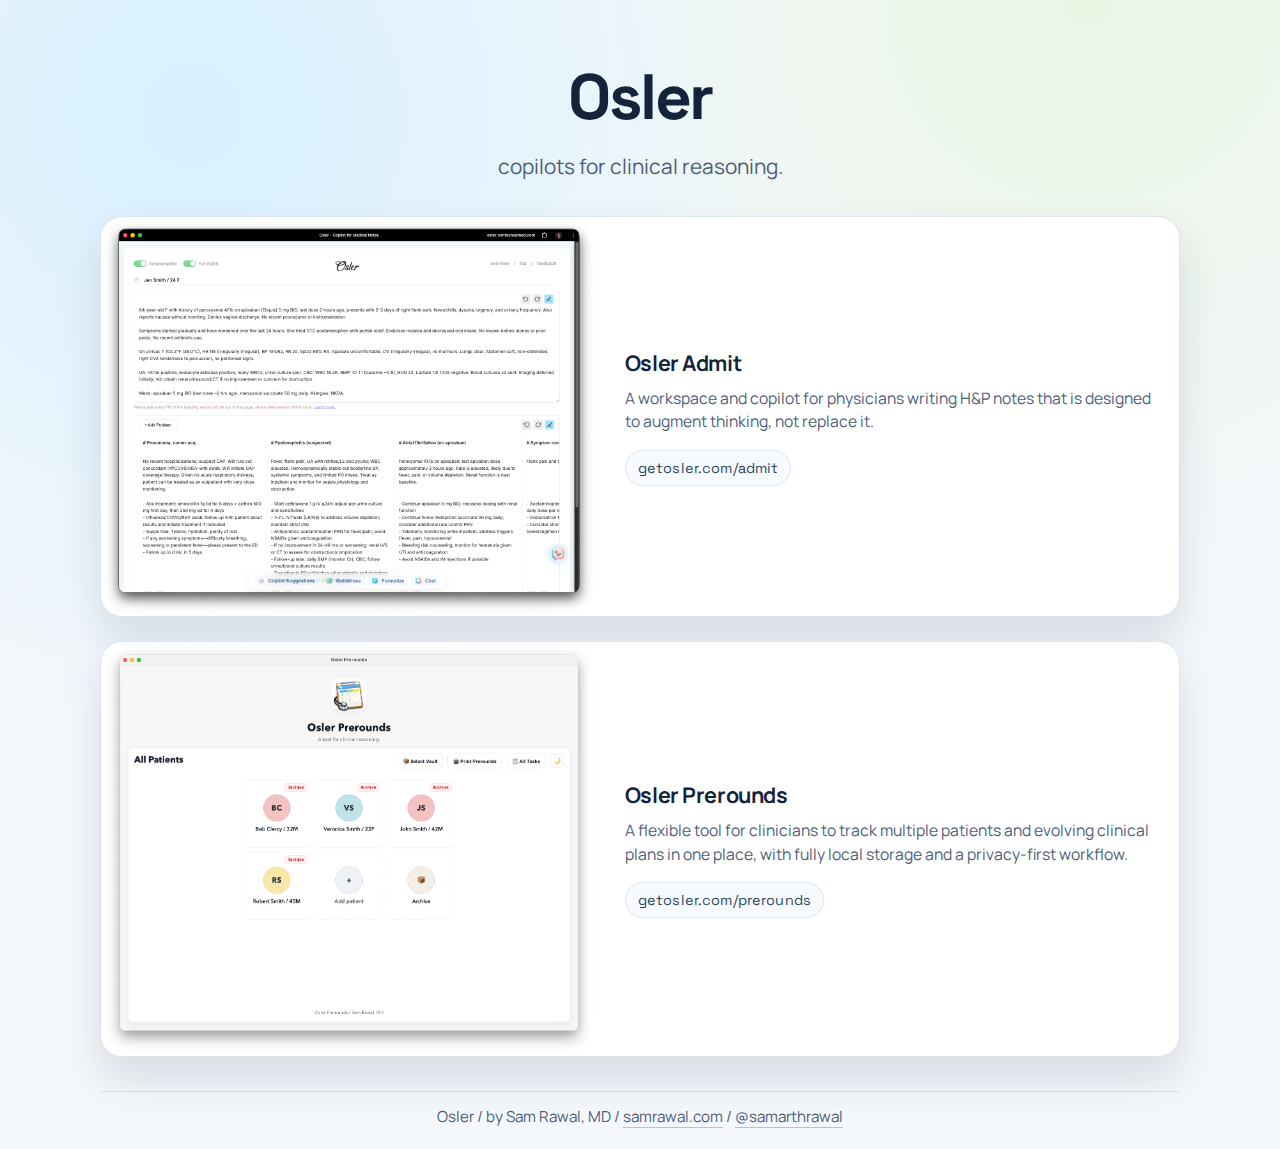
<file: index.html>
<!DOCTYPE html>
<html lang="en">
  <head>
    <meta charset="UTF-8" />
    <meta name="viewport" content="width=device-width, initial-scale=1.0" />
    <title>Osler | Copilots for Clinical Reasoning</title>
    <meta
      name="description"
      content="Osler products for clinical reasoning: Osler Admit and Osler Prerounds."
    />
    <link rel="preconnect" href="https://fonts.googleapis.com" />
    <link rel="preconnect" href="https://fonts.gstatic.com" crossorigin />
    <link
      href="https://fonts.googleapis.com/css2?family=Manrope:wght@500;700;800&family=Space+Grotesk:wght@500;700&display=swap"
      rel="stylesheet"
    />
    <style>
      :root {
        --bg: #f4f7fb;
        --surface: #ffffff;
        --text: #14233a;
        --muted: #4d5d76;
        --border: #dce4ef;
        --card-shadow: 0 22px 44px rgba(20, 35, 58, 0.12);
        --accent-a: #d7f0ff;
        --accent-b: #eaf6e4;
      }

      * {
        box-sizing: border-box;
      }

      body {
        margin: 0;
        min-height: 100vh;
        font-family: "Manrope", sans-serif;
        color: var(--text);
        background:
          radial-gradient(circle at 15% 10%, var(--accent-a), transparent 40%),
          radial-gradient(circle at 85% 0%, var(--accent-b), transparent 35%),
          var(--bg);
      }

      main {
        width: min(1080px, 92vw);
        margin: 0 auto;
        padding: 56px 0 28px;
      }

      .hero {
        text-align: center;
        animation: fadeUp 0.7s ease-out both;
      }

      h1 {
        margin: 0;
        font-family: "Space Grotesk", sans-serif;
        font-size: clamp(2.2rem, 6vw, 4rem);
        letter-spacing: -0.04em;
      }

      .subheader {
        margin: 14px auto 0;
        max-width: 44ch;
        font-size: clamp(1.05rem, 2.2vw, 1.3rem);
        color: var(--muted);
      }

      .products {
        margin-top: 36px;
        display: grid;
        grid-template-columns: 1fr;
        gap: 24px;
      }

      .product-card {
        display: grid;
        grid-template-columns: minmax(320px, 46%) 1fr;
        align-items: stretch;
        text-decoration: none;
        color: inherit;
        background: var(--surface);
        border: 1px solid var(--border);
        border-radius: 22px;
        box-shadow: var(--card-shadow);
        overflow: hidden;
        transition:
          transform 0.22s ease,
          box-shadow 0.22s ease,
          border-color 0.22s ease;
        animation: fadeUp 0.7s ease-out both;
      }

      .product-card:nth-child(2) {
        animation-delay: 0.12s;
      }

      .product-card:hover,
      .product-card:focus-visible {
        transform: translateY(-1px);
        border-color: #cfdceb;
        box-shadow: 0 24px 40px rgba(20, 35, 58, 0.125);
      }

      .product-image {
        width: 100%;
        height: 100%;
        min-height: 300px;
        object-fit: cover;
        display: block;
        transition: transform 0.35s ease, filter 0.35s ease;
      }

      .product-card:hover .product-image,
      .product-card:focus-visible .product-image {
        transform: scale(1.006);
      }

      .product-content {
        padding: 30px 28px;
        display: flex;
        flex-direction: column;
        justify-content: center;
      }

      h2 {
        margin: 0;
        font-size: 1.34rem;
        letter-spacing: -0.02em;
      }

      .product-description {
        margin: 10px 0 0;
        max-width: 60ch;
        color: var(--muted);
        line-height: 1.5;
        font-size: 0.98rem;
      }

      .product-url {
        margin-top: 16px;
        display: inline-block;
        width: fit-content;
        padding: 8px 12px;
        border-radius: 999px;
        border: 1px solid var(--border);
        background: #f7fafe;
        color: #2f4864;
        font-family: "Space Grotesk", sans-serif;
        font-size: 0.9rem;
        letter-spacing: 0.01em;
        transition:
          background-color 0.22s ease,
          border-color 0.22s ease,
          color 0.22s ease;
      }

      .product-card:hover .product-url,
      .product-card:focus-visible .product-url {
        background: #f3f8ff;
        border-color: #d0ddec;
        color: #2a445f;
      }

      .site-footer {
        width: min(1080px, 92vw);
        margin: 6px auto 22px;
        padding-top: 14px;
        border-top: 1px solid var(--border);
        color: var(--muted);
        text-align: center;
        font-size: 0.95rem;
      }

      .site-footer p {
        margin: 0;
      }

      .site-footer a {
        color: inherit;
        text-decoration: none;
        border-bottom: 1px solid rgba(47, 72, 100, 0.3);
      }

      .site-footer a:hover,
      .site-footer a:focus-visible {
        border-bottom-color: rgba(36, 85, 136, 0.6);
      }

      @keyframes fadeUp {
        from {
          opacity: 0;
          transform: translateY(16px);
        }
        to {
          opacity: 1;
          transform: translateY(0);
        }
      }

      @media (max-width: 900px) {
        main {
          padding-top: 42px;
        }

        .product-card {
          grid-template-columns: 1fr;
        }

        .product-image {
          height: 240px;
          min-height: 0;
          border-right: 0;
          border-bottom: 1px solid var(--border);
        }
      }

      @media (prefers-reduced-motion: reduce) {
        .hero,
        .product-card {
          animation: none;
        }

        .product-card,
        .product-image,
        .product-url {
          transition: none;
        }

        .product-card:hover,
        .product-card:focus-visible {
          transform: none;
        }
      }
    </style>
  </head>
  <body>
    <main>
      <header class="hero">
        <h1>Osler</h1>
        <p class="subheader">copilots for clinical reasoning.</p>
      </header>

      <section class="products" aria-label="Osler products">
        <a
          class="product-card"
          href="https://getosler.com/admit"
          target="_blank"
          rel="noreferrer"
          aria-label="Open Osler Admit"
        >
          <img
            class="product-image"
            src="./assets/osler_admits_screenshot.png"
            alt="Osler Admit screenshot"
          />
          <div class="product-content">
            <h2>Osler Admit</h2>
            <p class="product-description">
              A workspace and copilot for physicians writing H&amp;P notes that is designed to
              augment thinking, not replace it.
            </p>
            <div class="product-url">getosler.com/admit</div>
          </div>
        </a>

        <a
          class="product-card"
          href="https://getosler.com/prerounds/"
          target="_blank"
          rel="noreferrer"
          aria-label="Open Osler Prerounds"
        >
          <img
            class="product-image"
            src="./assets/osler_prerounds_screenshot.png"
            alt="Osler Prerounds screenshot"
          />
          <div class="product-content">
            <h2>Osler Prerounds</h2>
            <p class="product-description">
              A flexible tool for clinicians to track multiple patients and evolving clinical plans
              in one place, with fully local storage and a privacy-first workflow.
            </p>
            <div class="product-url">getosler.com/prerounds</div>
          </div>
        </a>
      </section>
    </main>

    <footer class="site-footer">
      <p>
        Osler /
        <span>by Sam Rawal, MD</span>
        /
        <a href="https://samrawal.com" target="_blank" rel="noreferrer">samrawal.com</a>
        /
        <a href="https://x.com/samarthrawal" target="_blank" rel="noreferrer">@samarthrawal</a>
      </p>
    </footer>
  </body>
</html>
</file>
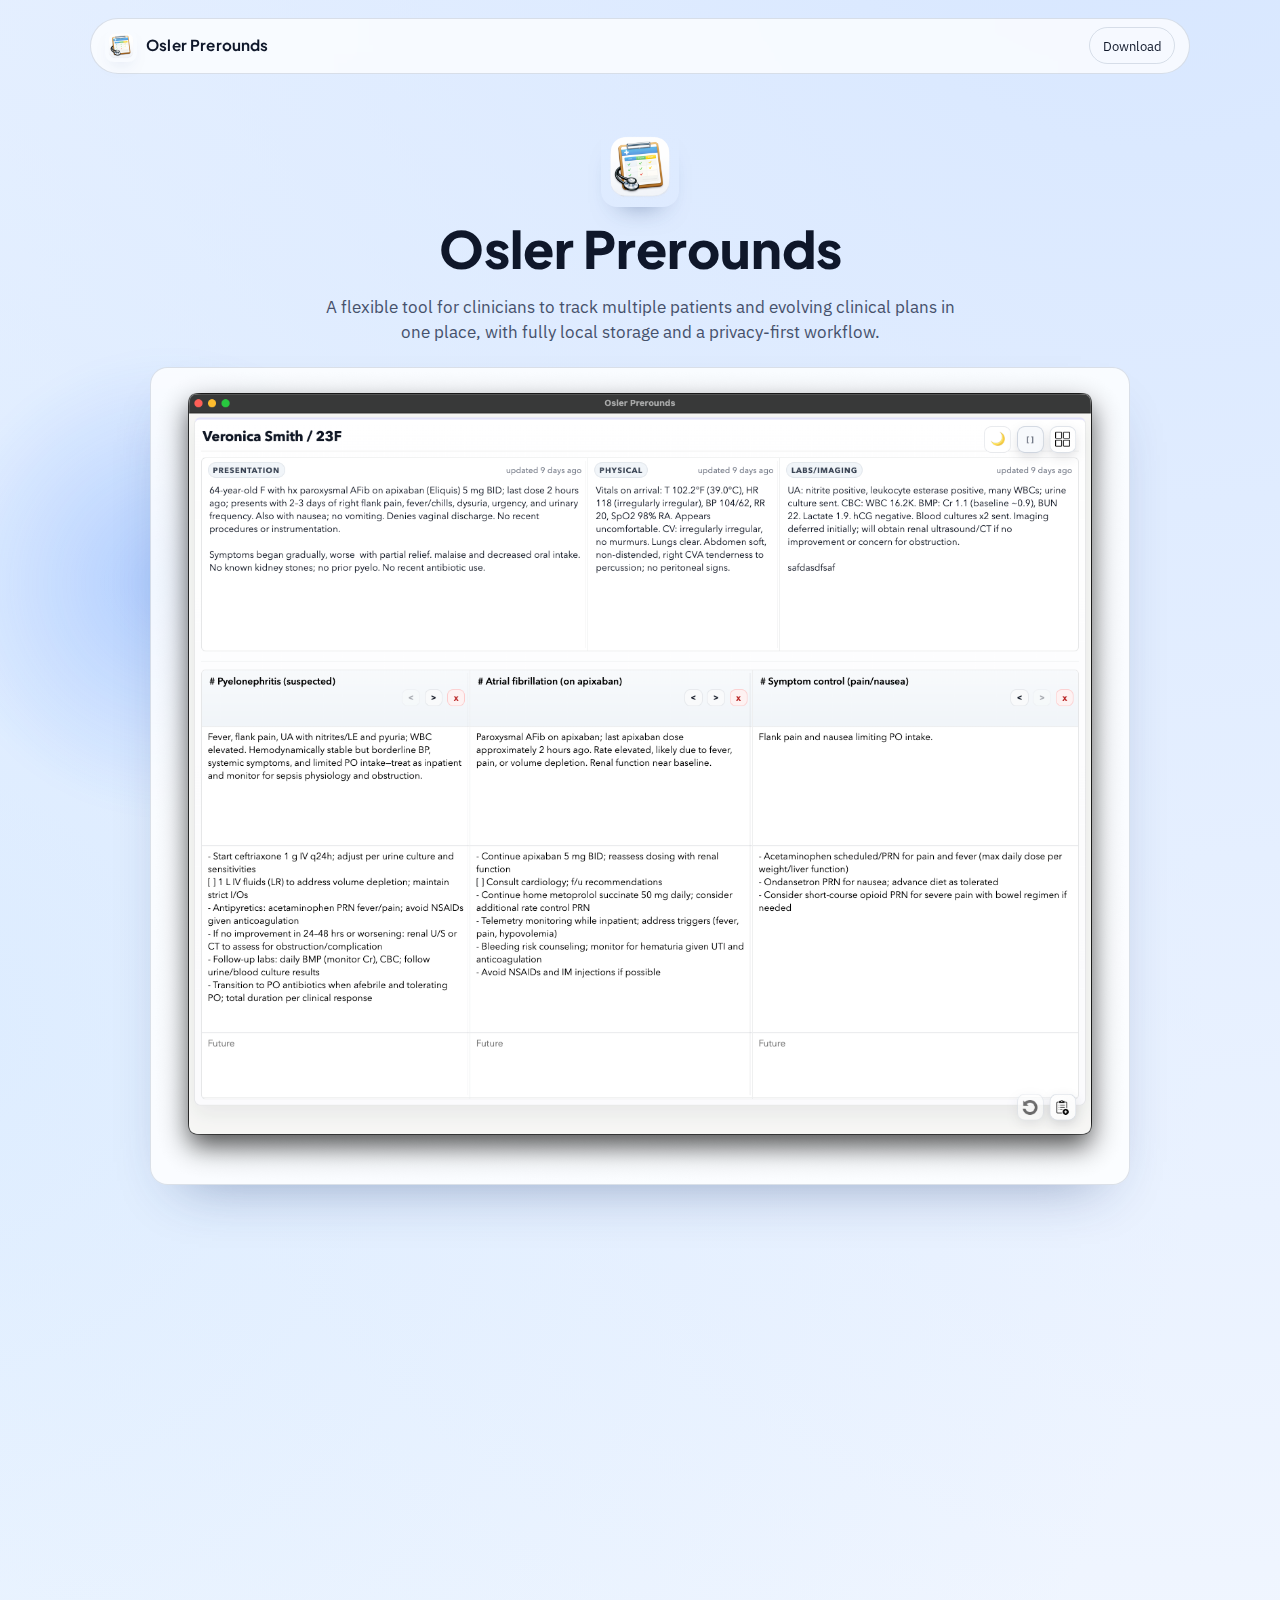
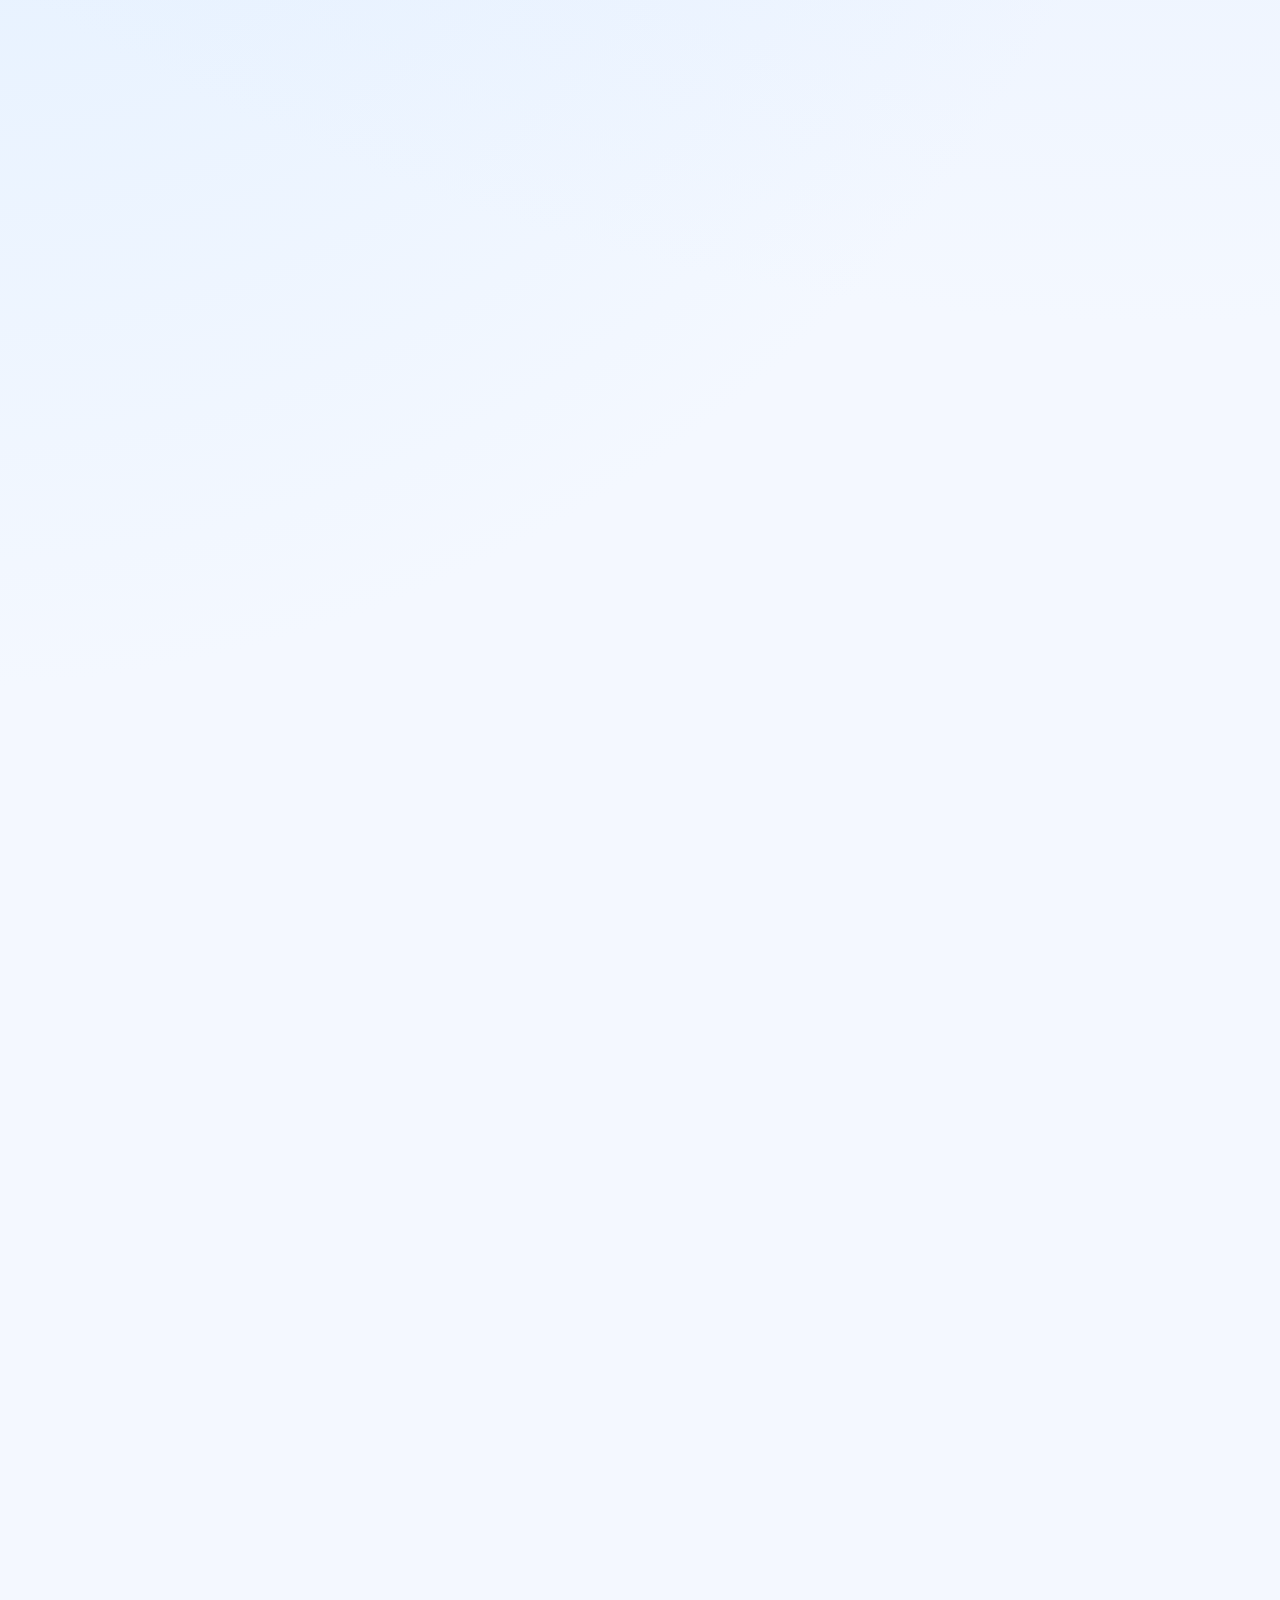
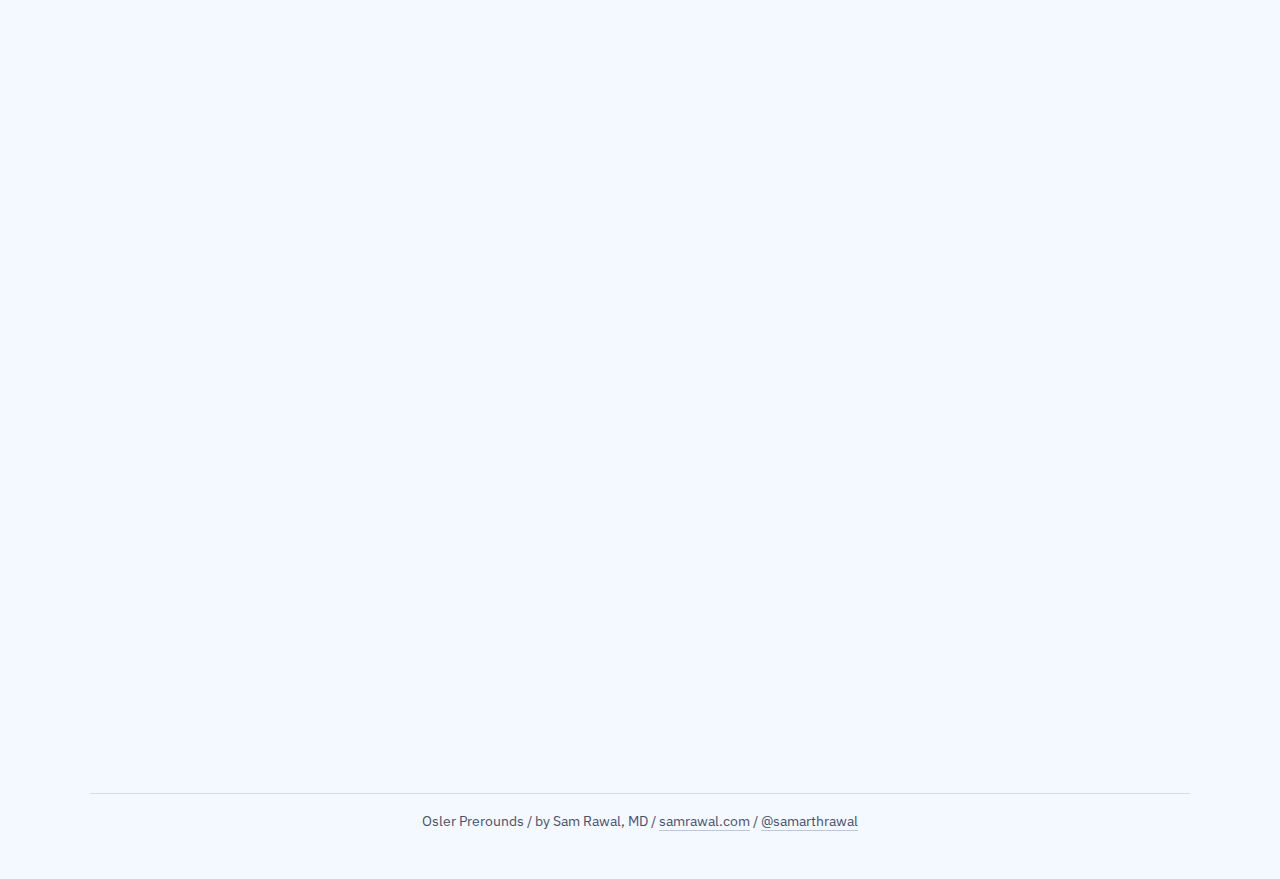
<file: prerounds/index.html>
<!doctype html>
<html lang="en">
  <head>
    <meta charset="UTF-8" />
    <meta name="viewport" content="width=device-width, initial-scale=1.0" />
    <title>Osler Prerounds</title>
    <meta
      name="description"
      content="A local-first prerounding workspace built for fast daily updates, problem-based planning, and printable one-page patient notes."
    />
    <link rel="preconnect" href="https://fonts.googleapis.com" />
    <link rel="preconnect" href="https://fonts.gstatic.com" crossorigin />
    <link
      href="https://fonts.googleapis.com/css2?family=Plus+Jakarta+Sans:wght@400;500;700;800&family=IBM+Plex+Sans:wght@400;500;600&display=swap"
      rel="stylesheet"
    />
    <link rel="icon" type="image/png" href="./images/favicon.png" />
    <link rel="stylesheet" href="./styles.css" />
  </head>
  <body>
    <div class="background-glow"></div>
    <header class="site-header">
      <div class="brand">
        <img class="brand-logo" src="./images/appicon-hero.png" alt="" />
        <span class="brand-text">Osler Prerounds</span>
      </div>
      <details class="download-menu">
        <summary class="header-link">Download</summary>
        <div class="download-menu-items" role="menu" aria-label="Download options">
          <a
            href="https://github.com/getosler/getosler.github.io/releases/download/v0.1.1/Osler.Prerounds.Setup.0.1.1.exe"
            target="_blank"
            rel="noreferrer"
            role="menuitem"
            ><svg
              class="os-icon"
              viewBox="0 0 16 16"
              aria-hidden="true"
              focusable="false"
            >
              <rect x="1" y="1" width="6" height="6" rx="0.8" />
              <rect x="9" y="1" width="6" height="6" rx="0.8" />
              <rect x="1" y="9" width="6" height="6" rx="0.8" />
              <rect x="9" y="9" width="6" height="6" rx="0.8" />
            </svg>
            <span>Windows</span></a
          >
          <a
            href="https://github.com/getosler/getosler.github.io/releases/download/v0.1.1/Osler.Prerounds-0.1.1-universal.dmg"
            target="_blank"
            rel="noreferrer"
            role="menuitem"
            ><svg
              class="os-icon"
              viewBox="0 0 16 16"
              aria-hidden="true"
              focusable="false"
            >
              <path
                d="M10.4 2.2c0-.6.3-1.2.7-1.7-.7.1-1.5.5-2 1-.5.5-.8 1.1-.8 1.8.8.1 1.5-.3 2.1-1.1z"
              />
              <path
                d="M12.4 5.8c-.8-.9-2.1-1.1-2.8-1.1-.9 0-1.5.4-1.9.4-.4 0-1-.4-1.7-.4-2.1 0-3.7 1.8-3.7 4.2 0 1.5.6 3 1.4 4 .7.8 1.3 1.2 2 1.2.7 0 1-.4 1.8-.4.8 0 1 .4 1.8.4.8 0 1.3-.5 2-1.3.5-.7.8-1.5 1-2.1-1.5-.6-2.1-1.8-2.1-2.7 0-1.1.6-1.9 1.6-2.2-.3-.4-.5-.6-.6-.7z"
              />
            </svg>
            <span>macOS</span></a
          >
        </div>
      </details>
    </header>

    <main>
      <section class="hero section">
        <img
          class="hero-logo"
          src="./images/appicon-hero.png"
          alt="Osler Prerounds app icon"
        />
        <h1>Osler Prerounds</h1>
        <p class="hero-copy">
          A flexible tool for clinicians to track multiple patients and
          evolving clinical plans in one place, with fully local storage and a
          privacy-first workflow.
        </p>
        <figure class="hero-image card">
          <img
            src="./images/patient_view.png"
            alt="Patient sheet view with top clinical grid and problem-based table"
          />
        </figure>
      </section>

      <section class="section feature-block">
        <article class="feature">
          <figure class="card">
            <img
              src="./images/home_screen.png"
              alt="All Patients dashboard showing patient cards and quick actions"
            />
          </figure>
          <div class="feature-copy">
            <p class="eyebrow">Dashboard</p>
            <h2>One command center for all your patients</h2>
            <p>
              Open your vault, add patients, archive completed cases, print all
              active prerounds, and move through the day from one dashboard.
            </p>
          </div>
        </article>

        <article class="feature">
          <figure class="card">
            <img
              src="./images/task_list_patient.png"
              alt="Patient sheet with right-side tasks panel"
            />
          </figure>
          <div class="feature-copy">
            <p class="eyebrow">Tasks</p>
            <h2>Track tasks alongside your note</h2>
            <p>
              As you prechart, tasks automatically appear in the sidebar. Check
              them off throughout the day, and those updates reflect directly in
              your prechart notes.
            </p>
          </div>
        </article>

        <article class="feature">
          <figure class="card">
            <img
              src="./images/all_tasks.png"
              alt="All Tasks modal combining checkbox tasks from active patients"
            />
          </figure>
          <div class="feature-copy">
            <p class="eyebrow">Run the List</p>
            <h2>Get one dashboard for all tasks across your patients</h2>
            <p>
              When running the list, you can pull up all your to-dos across all
              active patients in one place.
            </p>
          </div>
        </article>

        <article class="feature">
          <figure class="card">
            <img
              src="./images/quick_switch.png"
              alt="Quick switcher overlay for jumping between patients"
            />
          </figure>
          <div class="feature-copy">
            <p class="eyebrow">Keyboard speed</p>
            <h2>Jump between patients in seconds</h2>
            <p>
              Use the Quick Switcher (<code>Cmd/Ctrl + Shift + P</code>) to
              search and open any patient instantly, with no dashboard detour.
            </p>
          </div>
        </article>

        <article class="feature">
          <figure class="card">
            <img
              src="./images/dark_mode.png"
              alt="Dark mode patient sheet optimized for low-light work"
            />
          </figure>
          <div class="feature-copy">
            <p class="eyebrow">Privacy-First Data Storage</p>
            <h2>All patient data stays 100% local and where you want it</h2>
            <p>
              Your vault lives in a folder you choose, so you control where
              notes, archives, and exports are stored. Nothing leaves your
              device unless you explicitly move it.
            </p>
          </div>
        </article>
      </section>

      <section class="section compact-grid">
        <article class="mini-card">
          <h3>Portable by default</h3>
          <p>
            Data lives in a vault you control as JSON files with dedicated
            folders for active notes, archive, and print exports.
          </p>
        </article>
        <article class="mini-card">
          <h3>Designed to think in problems</h3>
          <p>
            The patient sheet mirrors your clinical mental model: presentation,
            physical, labs, then parallel problem columns for today and future
            plans.
          </p>
        </article>
        <article class="mini-card">
          <h3>Print rounds-ready PDFs</h3>
          <p>
            Export all active patients to landscape US Letter, one patient per
            page, with compact output and minimal margin assumptions.
          </p>
        </article>
      </section>
    </main>

    <div class="image-lightbox" id="image-lightbox" aria-hidden="true">
      <button
        class="lightbox-close"
        type="button"
        aria-label="Close image preview"
        id="lightbox-close"
      >
        ×
      </button>
      <img id="lightbox-image" alt="" />
    </div>

    <footer class="site-footer">
      <p>
        Osler Prerounds /
        <span>by Sam Rawal, MD</span>
        /
        <a href="https://samrawal.com" target="_blank" rel="noreferrer">samrawal.com</a>
        /
        <a href="https://x.com/samarthrawal" target="_blank" rel="noreferrer">@samarthrawal</a>
      </p>
    </footer>

    <script src="./script.js"></script>
  </body>
</html>
</file>
<file: prerounds/styles.css>
:root {
  --bg: #f4f8ff;
  --bg-strong: #e9f1ff;
  --text: #0f172a;
  --muted: #46516b;
  --card: rgba(255, 255, 255, 0.82);
  --line: rgba(50, 73, 114, 0.16);
  --shadow: 0 26px 55px -30px rgba(28, 56, 110, 0.45);
  --accent: #1162ff;
  --accent-soft: rgba(17, 98, 255, 0.14);
}

* {
  box-sizing: border-box;
}

html,
body {
  margin: 0;
  padding: 0;
}

body {
  font-family: "IBM Plex Sans", "Segoe UI", sans-serif;
  color: var(--text);
  background: radial-gradient(circle at 90% -5%, #d6e6ff 0%, transparent 48%),
    radial-gradient(circle at -5% 25%, #dfeeff 0%, transparent 38%), var(--bg);
  line-height: 1.5;
  min-height: 100vh;
}

.background-glow {
  position: fixed;
  inset: auto auto 5% -8%;
  width: 34rem;
  height: 34rem;
  background: radial-gradient(circle, rgba(20, 102, 255, 0.24), transparent 60%);
  filter: blur(10px);
  pointer-events: none;
}

.site-header {
  width: min(1100px, calc(100% - 2.4rem));
  margin: 1.1rem auto 0;
  padding: 0.55rem 0.85rem;
  border: 1px solid var(--line);
  border-radius: 999px;
  background: rgba(255, 255, 255, 0.75);
  backdrop-filter: blur(8px);
  display: flex;
  justify-content: space-between;
  align-items: center;
  position: sticky;
  top: 0.8rem;
  z-index: 5;
}

.brand {
  display: inline-flex;
  align-items: center;
  gap: 0.6rem;
}

.brand-logo {
  width: 2rem;
  height: 2rem;
  border-radius: 0.55rem;
  box-shadow: 0 8px 18px -12px rgba(29, 64, 139, 0.55);
}

.brand-text {
  font-family: "Plus Jakarta Sans", sans-serif;
  font-size: 0.95rem;
  font-weight: 700;
  letter-spacing: 0.01em;
}

.header-link {
  text-decoration: none;
  color: var(--text);
  border: 1px solid var(--line);
  padding: 0.45rem 0.78rem;
  border-radius: 999px;
  font-size: 0.84rem;
  transition: transform 200ms ease, border-color 200ms ease;
}

.header-link:hover {
  transform: translateY(-1px);
  border-color: rgba(17, 98, 255, 0.32);
}

.download-menu {
  position: relative;
}

.download-menu summary {
  display: inline-block;
  list-style: none;
  cursor: pointer;
}

.download-menu summary::marker {
  content: "";
}

.download-menu summary::-webkit-details-marker {
  display: none;
}

.download-menu-items {
  position: absolute;
  right: 0;
  top: calc(100% + 0.45rem);
  min-width: 10rem;
  padding: 0.35rem;
  border-radius: 0.8rem;
  border: 1px solid var(--line);
  background: rgba(255, 255, 255, 0.95);
  box-shadow: 0 20px 40px -30px rgba(28, 56, 110, 0.55);
  display: grid;
  gap: 0.2rem;
  opacity: 0;
  transform: translateY(-5px);
  pointer-events: none;
  transition: opacity 160ms ease, transform 160ms ease;
}

.download-menu-items a {
  display: flex;
  align-items: center;
  justify-content: center;
  gap: 0.42rem;
  text-decoration: none;
  color: var(--text);
  font-size: 0.84rem;
  border-radius: 0.6rem;
  padding: 0.38rem 0.6rem;
  text-align: center;
}

.os-icon {
  width: 0.92rem;
  height: 0.92rem;
  fill: currentColor;
  opacity: 0.85;
  flex: 0 0 auto;
}

.download-menu-items a:hover {
  background: var(--accent-soft);
}

.download-menu:hover .download-menu-items,
.download-menu[open] .download-menu-items {
  opacity: 1;
  transform: translateY(0);
  pointer-events: auto;
}

main {
  width: min(1100px, calc(100% - 2.4rem));
  margin: 0 auto;
}

.section {
  margin-top: 4rem;
}

.hero {
  margin-top: 3.4rem;
  text-align: center;
}

.hero-logo {
  width: 4.9rem;
  height: 4.9rem;
  margin-inline: auto;
  margin-bottom: 0.75rem;
  border-radius: 1rem;
  box-shadow: 0 16px 28px -20px rgba(28, 56, 110, 0.6);
}

.eyebrow {
  margin: 0;
  font-size: 0.8rem;
  text-transform: uppercase;
  letter-spacing: 0.12em;
  color: #315089;
  font-weight: 700;
}

h1,
h2,
h3 {
  font-family: "Plus Jakarta Sans", sans-serif;
  line-height: 1.16;
  margin: 0;
}

h1 {
  margin-top: 0.8rem;
  max-width: 13.5ch;
  margin-inline: auto;
  font-size: clamp(2rem, 4vw, 3.35rem);
  font-weight: 800;
}

.hero-copy {
  margin: 1rem auto 0;
  max-width: 65ch;
  color: var(--muted);
  font-size: 1.05rem;
}

.hero-points {
  display: flex;
  flex-wrap: wrap;
  justify-content: center;
  gap: 0.6rem;
  margin: 1.1rem auto 0;
  max-width: 60rem;
}

.hero-points span {
  font-size: 0.86rem;
  font-weight: 600;
  border: 1px solid var(--line);
  background: rgba(255, 255, 255, 0.68);
  border-radius: 999px;
  padding: 0.38rem 0.72rem;
}

.card {
  border: 1px solid var(--line);
  border-radius: 1.1rem;
  overflow: hidden;
  background: var(--card);
  box-shadow: var(--shadow);
}

.feature .card img {
  cursor: zoom-in;
}

.hero-image {
  margin: 1.35rem auto 0;
  max-width: 980px;
}

img {
  display: block;
  width: 100%;
  height: auto;
}

.feature-block {
  display: grid;
  gap: 1.35rem;
}

.feature {
  display: grid;
  gap: 2.1rem;
  grid-template-columns: minmax(0, 1.25fr) minmax(0, 1fr);
  align-items: center;
  padding: 0.8rem;
  border: 1px solid var(--line);
  background: rgba(255, 255, 255, 0.5);
  border-radius: 1.35rem;
}

.feature:nth-child(even) {
  grid-template-columns: minmax(0, 1fr) minmax(0, 1.25fr);
}

.feature:nth-child(even) figure {
  order: 2;
}

.feature:nth-child(even) .feature-copy {
  order: 1;
}

.feature-copy h2 {
  margin-top: 0.5rem;
  font-size: clamp(1.4rem, 2.2vw, 1.95rem);
}

.feature-copy p {
  margin: 0.7rem 0 0;
  color: var(--muted);
}

code {
  font-family: "IBM Plex Sans", monospace;
  background: var(--accent-soft);
  color: #0b3fa8;
  padding: 0.08rem 0.34rem;
  border-radius: 0.35rem;
  font-size: 0.9em;
}

.compact-grid {
  display: grid;
  gap: 1rem;
  grid-template-columns: repeat(3, minmax(0, 1fr));
  margin-bottom: 4rem;
}

.mini-card {
  border: 1px solid var(--line);
  border-radius: 1rem;
  background: rgba(255, 255, 255, 0.64);
  padding: 1.1rem;
}

.mini-card h3 {
  font-size: 1.06rem;
}

.mini-card p {
  margin: 0.5rem 0 0;
  color: var(--muted);
  font-size: 0.95rem;
}

.site-footer {
  width: min(1100px, calc(100% - 2.4rem));
  margin: 0 auto 2rem;
  padding: 1rem 0;
  border-top: 1px solid var(--line);
  color: var(--muted);
  text-align: center;
  font-size: 0.9rem;
}

.site-footer p {
  margin: 0;
}

.site-footer a {
  color: inherit;
  text-decoration: none;
  border-bottom: 1px solid rgba(50, 73, 114, 0.28);
}

.site-footer a:hover {
  border-bottom-color: rgba(17, 98, 255, 0.55);
}

body.lightbox-open {
  overflow: hidden;
}

.image-lightbox {
  position: fixed;
  inset: 0;
  background: rgba(5, 10, 24, 0.82);
  backdrop-filter: blur(2px);
  display: flex;
  align-items: center;
  justify-content: center;
  padding: 1.2rem;
  z-index: 20;
  opacity: 0;
  pointer-events: none;
  transition: opacity 180ms ease;
}

.image-lightbox[aria-hidden="false"] {
  opacity: 1;
  pointer-events: auto;
}

.image-lightbox img {
  width: min(1200px, 95vw);
  max-height: 90vh;
  object-fit: contain;
  border-radius: 0.8rem;
  border: 1px solid rgba(212, 225, 255, 0.2);
  box-shadow: 0 26px 70px -30px rgba(0, 0, 0, 0.9);
}

.lightbox-close {
  position: absolute;
  top: 1rem;
  right: 1rem;
  width: 2.2rem;
  height: 2.2rem;
  border-radius: 999px;
  border: 1px solid rgba(212, 225, 255, 0.28);
  background: rgba(13, 22, 51, 0.6);
  color: #fff;
  font-size: 1.5rem;
  line-height: 1;
  cursor: pointer;
}

[data-reveal] {
  opacity: 0;
  transform: translateY(20px);
  transition: opacity 550ms ease, transform 550ms ease;
}

[data-reveal].is-visible {
  opacity: 1;
  transform: translateY(0);
}

@media (max-width: 900px) {
  .feature,
  .feature:nth-child(even) {
    grid-template-columns: 1fr;
    gap: 1rem;
  }

  .feature:nth-child(even) figure,
  .feature:nth-child(even) .feature-copy {
    order: initial;
  }

  .compact-grid {
    grid-template-columns: 1fr;
  }

  .site-header {
    padding: 0.5rem 0.65rem;
  }

  .brand-text {
    font-size: 0.9rem;
  }
}
</file>
